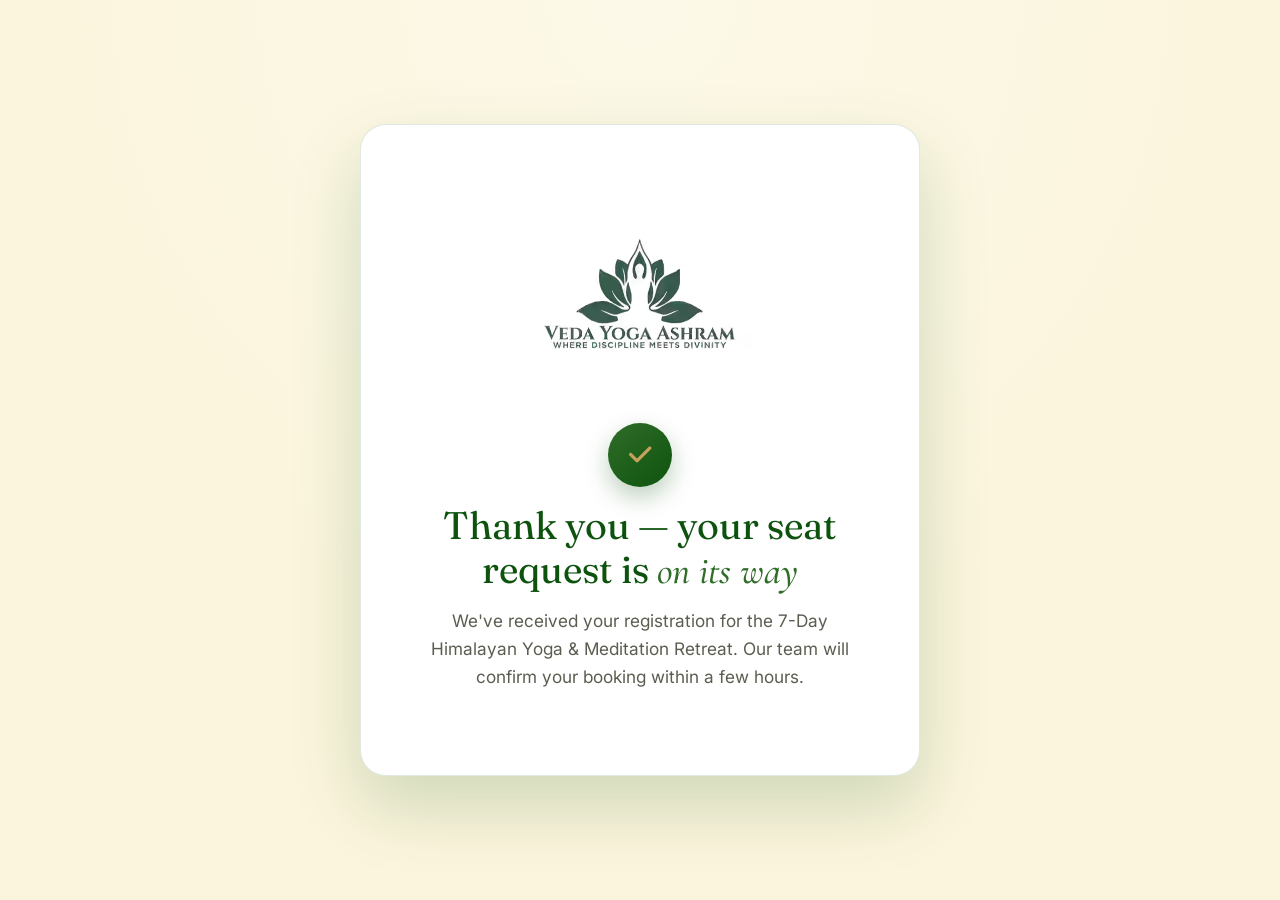
<file: thankyou.html>
<!DOCTYPE html>
<html lang="en">

<head>
  <meta charset="UTF-8" />
  <meta name="viewport" content="width=device-width, initial-scale=1.0" />
  <title>Thank You — Veda Yoga Ashram</title>
  <meta name="robots" content="noindex" />

  <link rel="preconnect" href="https://fonts.googleapis.com" />
  <link rel="preconnect" href="https://fonts.gstatic.com" crossorigin />
  <link
    href="https://fonts.googleapis.com/css2?family=Cormorant+Garamond:ital,wght@0,400;0,500;1,400;1,500&family=Fraunces:opsz,wght@9..144,300;9..144,400;9..144,500;9..144,600&family=Inter:wght@300;400;500;600;700&display=swap"
    rel="stylesheet" />
  <link rel="stylesheet" href="https://cdnjs.cloudflare.com/ajax/libs/font-awesome/6.5.2/css/all.min.css"
    integrity="sha512-SnH5WK+bZxgPHs44uWIX+LLJAJ9/2PkPKZ5QiAj6Ta86w+fsb2TkcmfRyVX3pBnMFcV7oQPJkl9QevSCWr3W6A=="
    crossorigin="anonymous" referrerpolicy="no-referrer" />

  <style>
    :root {
      --cream: #FBF5DD;
      --sand: #E7E1B1;
      --green: #306D29;
      --green-deep: #0D530E;
      --gold: #C6A15B;
      --gold-deep: #a9863f;
      --ink: #2b2c24;
      --ink-soft: #5b5d50;
      --white: #ffffff;
      --line: rgba(13, 83, 14, 0.12);
      --shadow-lg: 0 30px 70px rgba(13, 83, 14, 0.18);
      --ease-out: cubic-bezier(0.23, 1, 0.32, 1);
    }

    * {
      box-sizing: border-box;
      margin: 0;
      padding: 0;
    }

    body {
      font-family: "Inter", system-ui, sans-serif;
      color: var(--ink);
      background: radial-gradient(circle at top, #fdf9e8, var(--cream) 60%);
      min-height: 100vh;
      display: flex;
      align-items: center;
      justify-content: center;
      padding: 32px 22px;
      line-height: 1.6;
    }

    .card {
      width: min(100%, 560px);
      background: var(--white);
      border: 1px solid var(--line);
      border-radius: 26px;
      box-shadow: var(--shadow-lg);
      padding: clamp(32px, 5vw, 56px);
      text-align: center;
      animation: riseIn 700ms var(--ease-out) both;
    }

    @keyframes riseIn {
      from {
        opacity: 0;
        transform: translateY(18px);
      }

      to {
        opacity: 1;
        transform: none;
      }
    }

    .logo {
      width: 226px;
      height: 226px;
      margin: 0 auto 1rem;
      display: block;
      object-fit: contain;
    }

    .check {
      width: 64px;
      height: 64px;
      margin: 0 auto 1rem;
      border-radius: 50%;
      background: linear-gradient(140deg, var(--green), var(--green-deep));
      color: var(--gold);
      display: flex;
      align-items: center;
      justify-content: center;
      font-size: 1.6rem;
      box-shadow: 0 10px 24px rgba(13, 83, 14, 0.28);
    }

    h1 {
      font-family: "Fraunces", Georgia, serif;
      font-weight: 400;
      font-size: clamp(1.7rem, 1.3rem + 1.6vw, 2.4rem);
      color: var(--green-deep);
      line-height: 1.15;
      margin-bottom: 0.9rem;
    }

    h1 em {
      font-family: "Cormorant Garamond", serif;
      font-style: italic;
      font-weight: 500;
      color: var(--green);
    }

    p.lead {
      color: var(--ink-soft);
      font-size: clamp(0.98rem, 0.92rem + 0.3vw, 1.08rem);
      max-width: 420px;
      margin: 0 auto 1.8rem;
    }

    .actions {
      display: flex;
      flex-wrap: wrap;
      gap: 0.8rem;
      justify-content: center;
      margin-bottom: 1.6rem;
    }

    .btn {
      display: inline-flex;
      align-items: center;
      justify-content: center;
      gap: 0.5rem;
      font-family: "Inter", sans-serif;
      font-weight: 600;
      font-size: 0.95rem;
      padding: 0.85rem 1.6rem;
      border: none;
      border-radius: 100px;
      cursor: pointer;
      text-decoration: none;
      transition: transform 160ms var(--ease-out), box-shadow 220ms var(--ease-out), background 200ms ease;
    }

    .btn-primary {
      background: var(--green);
      color: #fff;
    }

    .btn-primary:hover {
      background: var(--green-deep);
      transform: translateY(-2px);
    }

    .btn-outline {
      background: transparent;
      color: var(--green-deep);
      border: 1.5px solid var(--green);
    }

    .btn-outline:hover {
      background: var(--green);
      color: #fff;
      transform: translateY(-2px);
    }

    .next-note {
      font-size: 0.85rem;
      color: var(--ink-soft);
      border-top: 1px solid var(--line);
      padding-top: 1.2rem;
    }

    .next-note strong {
      color: var(--green-deep);
    }
  </style>
</head>

<body>
  <div class="card">
    <img class="logo" src="Image/logos/1.avif" alt="Veda Yoga Ashram" />
    <div class="check"><i class="fa-solid fa-check"></i></div>
    <h1>Thank you — your seat request is <em>on its way</em></h1>
    <p class="lead">We've received your registration for the 7-Day Himalayan Yoga &amp; Meditation Retreat. Our team
      will confirm your booking within a few hours.</p>
  </div>
</body>

</html>
</file>
